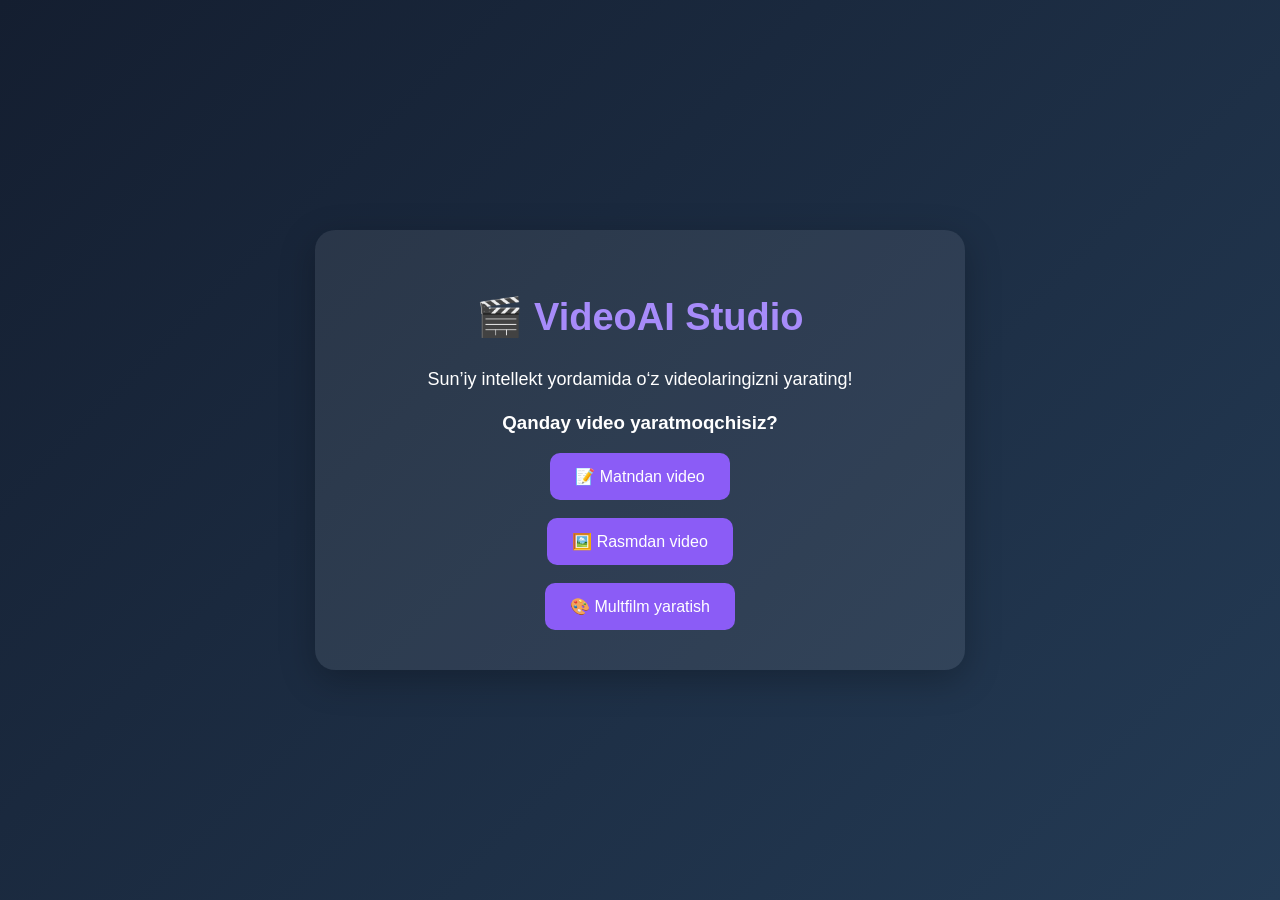
<file: index.html>
<!DOCTYPE html>
<html lang="uz">
<head>
    <meta charset="UTF-8">
    <meta name="viewport" content="width=device-width, initial-scale=1.0">
    <title>VideoAI Studio</title>
    <link rel="stylesheet" href="style.css">
</head>
<body>

    <div class="container">
        <h1>🎬 VideoAI Studio</h1>
        <p>Sun’iy intellekt yordamida o‘z videolaringizni yarating!</p>

        <h3>Qanday video yaratmoqchisiz?</h3>

        <button onclick="showMessage('text')">📝 Matndan video</button>
        <br><br>
        <button onclick="showMessage('image')">🖼️ Rasmdan video</button>
        <br><br>
        <button onclick="showMessage('cartoon')">🎨 Multfilm yaratish</button>
    </div>
<div id="result"></div>
<script src="script.js"></script>
</body>
</html>
</file>
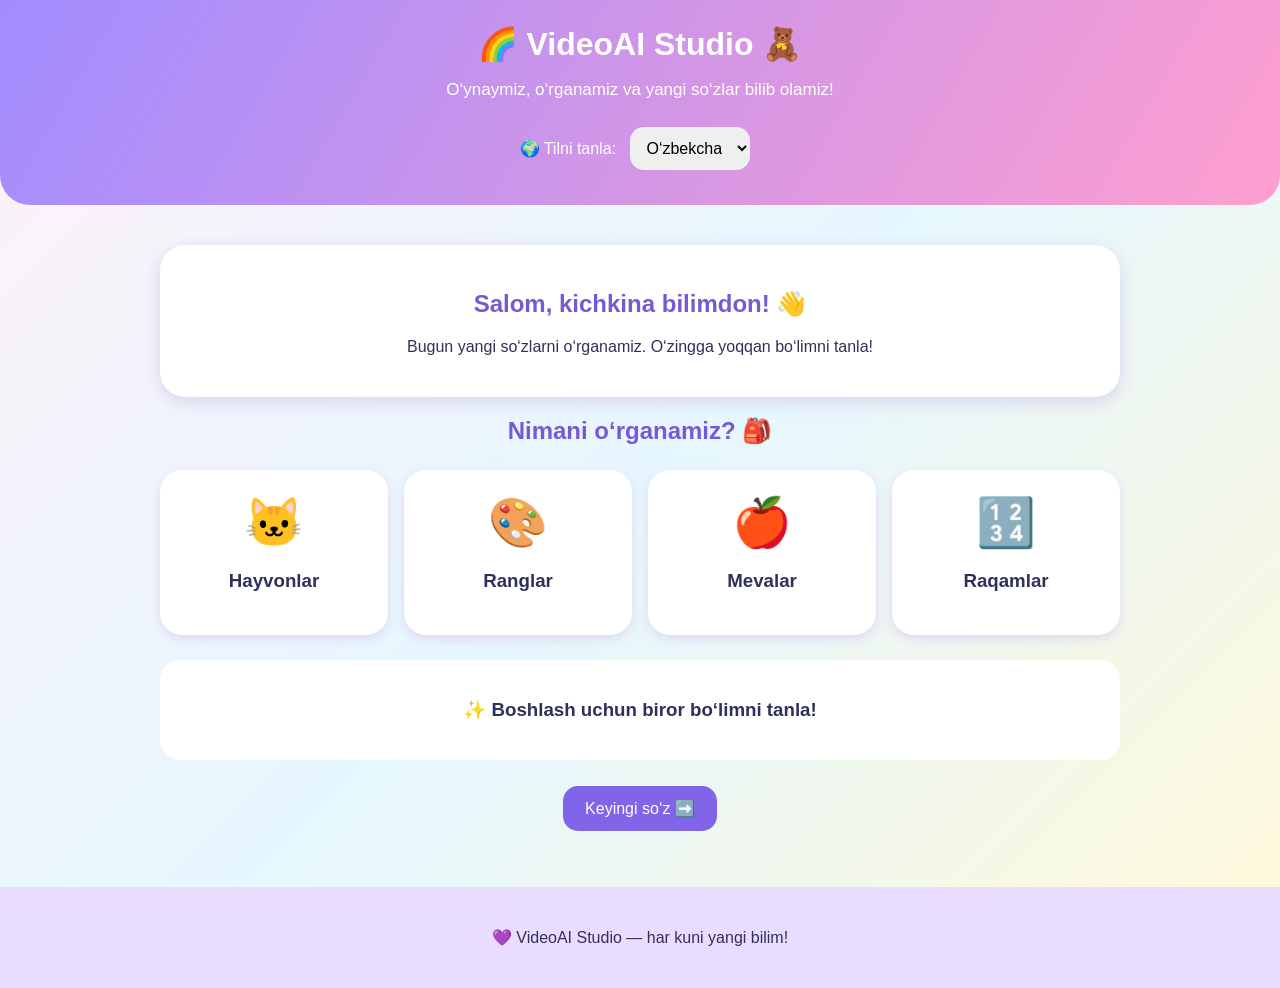
<file: templates/index.html>
<!DOCTYPE html>
<html lang="uz">
<head>
<meta charset="UTF-8">
<meta name="viewport" content="width=device-width, initial-scale=1.0">
<title>VideoAI Studio — Til o‘rganamiz!</title>

<style>
* {
    box-sizing: border-box;
}

body {
    margin: 0;
    font-family: Arial, sans-serif;
    background: linear-gradient(135deg, #fff1f8, #e6f7ff, #fff9d9);
    color: #30305c;
    text-align: center;
}

header {
    padding: 25px 15px;
    background: linear-gradient(120deg, #a18cff, #ff9fcf);
    color: white;
    border-radius: 0 0 30px 30px;
}

header h1 {
    margin: 0;
    font-size: 32px;
}

header p {
    font-size: 17px;
}

select {
    padding: 12px;
    border: 0;
    border-radius: 14px;
    font-size: 16px;
    margin: 10px;
}

main {
    max-width: 1000px;
    margin: auto;
    padding: 20px;
}
.welcome {
    background: white;
    border-radius: 25px;
    padding: 25px;
    margin: 20px 0;
    box-shadow: 0 5px 18px #d8d4ed;
}

h2 {
    color: #7759d6;
}

.cards {
    display: grid;
    grid-template-columns: repeat(auto-fit, minmax(140px, 1fr));
    gap: 16px;
    margin: 25px 0;
}

.card {
    background: white;
    padding: 22px 10px;
    border-radius: 22px;
    cursor: pointer;
    border: 3px solid transparent;
    box-shadow: 0 4px 12px #ddd8ef;
    transition: transform 0.2s;
}

.card:hover {
    transform: translateY(-5px);
    border-color: #b4a0ff;
}

.emoji {
    font-size: 48px;
}

button {
    background: #8065e8;
    color: white;
    border: none;
    border-radius: 15px;
    padding: 13px 22px;
    font-size: 16px;
    cursor: pointer;
    margin: 6px;
}

button:hover {
    background: #6247ca;
}

#result {
    background: white;
    border-radius: 20px;
    padding: 20px;
    margin: 20px 0;
    min-height: 90px;
}

footer {
    padding: 25px;
    background: #e8ddff;
    margin-top: 30px;
}

@media (max-width: 500px) {
    header h1 {
        font-size: 25px;
    }
    main {
        padding: 12px;
    }
}
</style>
</head>

<body>

<header>
    <h1>🌈 VideoAI Studio 🧸</h1>
    <p id="subtitle">O‘ynaymiz, o‘rganamiz va yangi so‘zlar bilib olamiz!</p>

    <label for="language">🌍 Tilni tanla:</label>
    <select id="language" onchange="changeLanguage()">
        <option value="uz">O‘zbekcha</option>
        <option value="en">English</option>
        <option value="ru">Русский</option>
        <option value="fr">Français</option>
    </select>
</header>
<main>
    <section class="welcome">
        <h2 id="welcomeTitle">Salom, kichkina bilimdon! 👋</h2>
        <p id="welcomeText">Bugun yangi so‘zlarni o‘rganamiz. O‘zingga yoqqan bo‘limni tanla!</p>
    </section>

    <h2 id="chooseTitle">Nimani o‘rganamiz? 🎒</h2>

    <section class="cards">
        <div class="card" onclick="learn('animals')">
            <div class="emoji">🐱</div>
            <h3 id="animalsTitle">Hayvonlar</h3>
        </div>

        <div class="card" onclick="learn('colors')">
            <div class="emoji">🎨</div>
            <h3 id="colorsTitle">Ranglar</h3>
        </div>

        <div class="card" onclick="learn('fruits')">
            <div class="emoji">🍎</div>
            <h3 id="fruitsTitle">Mevalar</h3>
        </div>
        <div class="card" onclick="learn('numbers')">
            <div class="emoji">🔢</div>
            <h3 id="numbersTitle">Raqamlar</h3>
        </div>
    </section>

    <section id="result">
        <h3>✨ Boshlash uchun biror bo‘limni tanla!</h3>
    </section>

    <button onclick="nextWord()" id="nextButton">Keyingi so‘z ➡️</button>
</main>

<footer>
    <p>💜 VideoAI Studio — har kuni yangi bilim!</p>
</footer>

<script>
let currentLanguage = "uz";
let currentCategory = "animals";
let wordIndex = 0;

const words = {
    animals: [
        {uz:"Mushuk",en:"Cat",ru:"Кошка",fr:"Chat",image:"https://cdn.jsdelivr.net/gh/twitter/twemoji@latest/assets/72x72/1f408.png"},
        {uz:"It",en:"Dog",ru:"Собака",fr:"Chien",emoji:"🐶"},
        {uz:"Quyon",en:"Rabbit",ru:"Кролик",fr:"Lapin",emoji:"🐰"},
        {uz:"Sigir",en:"Cow",ru:"Корова",fr:"Vache",emoji:"🐮"}
    ],
    colors: [
        {uz:"Qizil",en:"Red",ru:"Красный",fr:"Rouge",emoji:"🔴"},
        {uz:"Ko‘k",en:"Blue",ru:"Синий",fr:"Bleu",emoji:"🔵"},
        {uz:"Yashil",en:"Green",ru:"Зелёный",fr:"Vert",emoji:"🟢"},
        {uz:"Sariq",en:"Yellow",ru:"Жёлтый",fr:"Jaune",emoji:"🟡"}
    ],
    fruits: [
        {uz:"Olma",en:"Apple",ru:"Яблоко",fr:"Pomme",emoji:"🍎"},
        {uz:"Banan",en:"Banana",ru:"Банан",fr:"Banane",emoji:"🍌"},
        {uz:"Uzum",en:"Grapes",ru:"Виноград",fr:"Raisin",emoji:"🍇"}
    ],
    numbers: [
        {uz:"Bir",en:"One",ru:"Один",fr:"Un",emoji:"1️⃣"},
        {uz:"Ikki",en:"Two",ru:"Два",fr:"Deux",emoji:"2️⃣"},
        {uz:"Uch",en:"Three",ru:"Три",fr:"Trois",emoji:"3️⃣"}
    ]
};

const categoryNames = {
    uz:{animals:"Hayvonlar",colors:"Ranglar",fruits:"Mevalar",numbers:"Raqamlar"},
    en:{animals:"Animals",colors:"Colors",fruits:"Fruits",numbers:"Numbers"},
    ru:{animals:"Животные",colors:"Цвета",fruits:"Фрукты",numbers:"Числа"},
    fr:
    {animals:"Animaux",colors:"Couleurs",fruits:"Fruits",numbers:"Nombres"}
};

function learn(category) {
    currentCategory = category;
    wordIndex = 0;
    showWord();
}

function showWord() {
    const list = words[currentCategory];
    const word = list[wordIndex % list.length];

    document.getElementById("result").innerHTML = `
        <div class="emoji">
    <img src="${word.image || ''}" alt="${word[currentLanguage]}" style="width:180px; height:180px; object-fit:contain;">
</div>
        <h2>${word[currentLanguage]}</h2>
        <p>${categoryNames[currentLanguage][currentCategory]}</p>
        <button onclick="speakWord('${word[currentLanguage].replace(/'/g, "\\'")}')">
            🔊 ${currentLanguage === "uz" ? "Eshitish" : currentLanguage === "en" ? "Listen" : currentLanguage === "ru" ? "Слушать" : "Écouter"}
        </button>`
    ;
}

function nextWord() {
    wordIndex++;
    showWord();
}

function speakWord(word) {
    if (!("speechSynthesis" in window)) {
        alert("Bu brauzer ovozli o‘qishni qo‘llab-quvvatlamaydi.");
        return;
    }

    const utterance = new SpeechSynthesisUtterance(word);
    const voices = {uz:"uz-UZ",en:"en-US",ru:"ru-RU",fr:"fr-FR"};
    utterance.lang = voices[currentLanguage];
    speechSynthesis.cancel();
    speechSynthesis.speak(utterance);
}

function changeLanguage() {
    currentLanguage = document.getElementById("language").value;

    const translations = {
        uz:{
            subtitle:"O‘ynaymiz, o‘rganamiz va yangi so‘zlar bilib olamiz!",
            welcome:"Salom, kichkina bilimdon! 👋",
            intro:"Bugun yangi so‘zlarni o‘rganamiz. O‘zingga yoqqan bo‘limni tanla!",
            choose:"Nimani o‘rganamiz? 🎒",
            next:"Keyingi so‘z ➡️"
        },
        en:{
            subtitle:"Let's play, learn and discover new words!",
            welcome:"Hello, little learner! 👋",
            intro:"Let's learn new words today. Choose a category!",
            choose:"What shall we learn? 🎒",
            next:"Next word ➡️"
        },
        ru:{
            subtitle:"Играем, учимся и узнаём новые слова!",
            welcome:"Привет, маленький умник! 👋",
            intro:"Сегодня учим новые слова. Выбери раздел!",
            choose:"Что будем учить? 🎒",
            next:"Следующее слово ➡️"
        },fr:{
            subtitle:"Jouons, apprenons et découvrons de nouveaux mots !",
            welcome:"Bonjour, petit apprenant ! 👋",
            intro:"Apprenons de nouveaux mots. Choisis une catégorie !",
            choose:"Qu’allons-nous apprendre ? 🎒",
            next:"Mot suivant ➡️"
        }
    };

    const t = translations[currentLanguage];
    document.getElementById("subtitle").textContent = t.subtitle;
    document.getElementById("welcomeTitle").textContent = t.welcome;
    document.getElementById("welcomeText").textContent = t.intro;
    document.getElementById("chooseTitle").textContent = t.choose;
    document.getElementById("nextButton").textContent = t.next;

    for (const category in categoryNames[currentLanguage]) {
        const id = category + "Title";
        document.getElementById(id).textContent = categoryNames[currentLanguage][category];
    }

    showWord();
}
</script>

</body>
</html>
</file>
<file: style.css>
* {
    box-sizing: border-box;
}

body {
    margin: 0;
    min-height: 100vh;
    font-family: Arial, sans-serif;
    background: linear-gradient(135deg, #141e30, #243b55);
    color: white;
    display: flex;
    justify-content: center;
    align-items: center;
}

.container {
    width: 90%;
    max-width: 650px;
    padding: 40px 25px;
    text-align: center;
    background: rgba(255, 255, 255, 0.08);
    border-radius: 20px;
    box-shadow: 0 10px 35px rgba(0, 0, 0, 0.25);
}

h1 {
    color: #a78bfa;
    font-size: 38px;
}

p {
    font-size: 18px;
    line-height: 1.6;
}

button {
    padding: 14px 25px;
    border: none;
    border-radius: 10px;
    background: #8b5cf6;
    color: white;
    font-size: 16px;
    cursor: pointer;
}

button:hover {
    background: #7c3aed;
}
</file>
